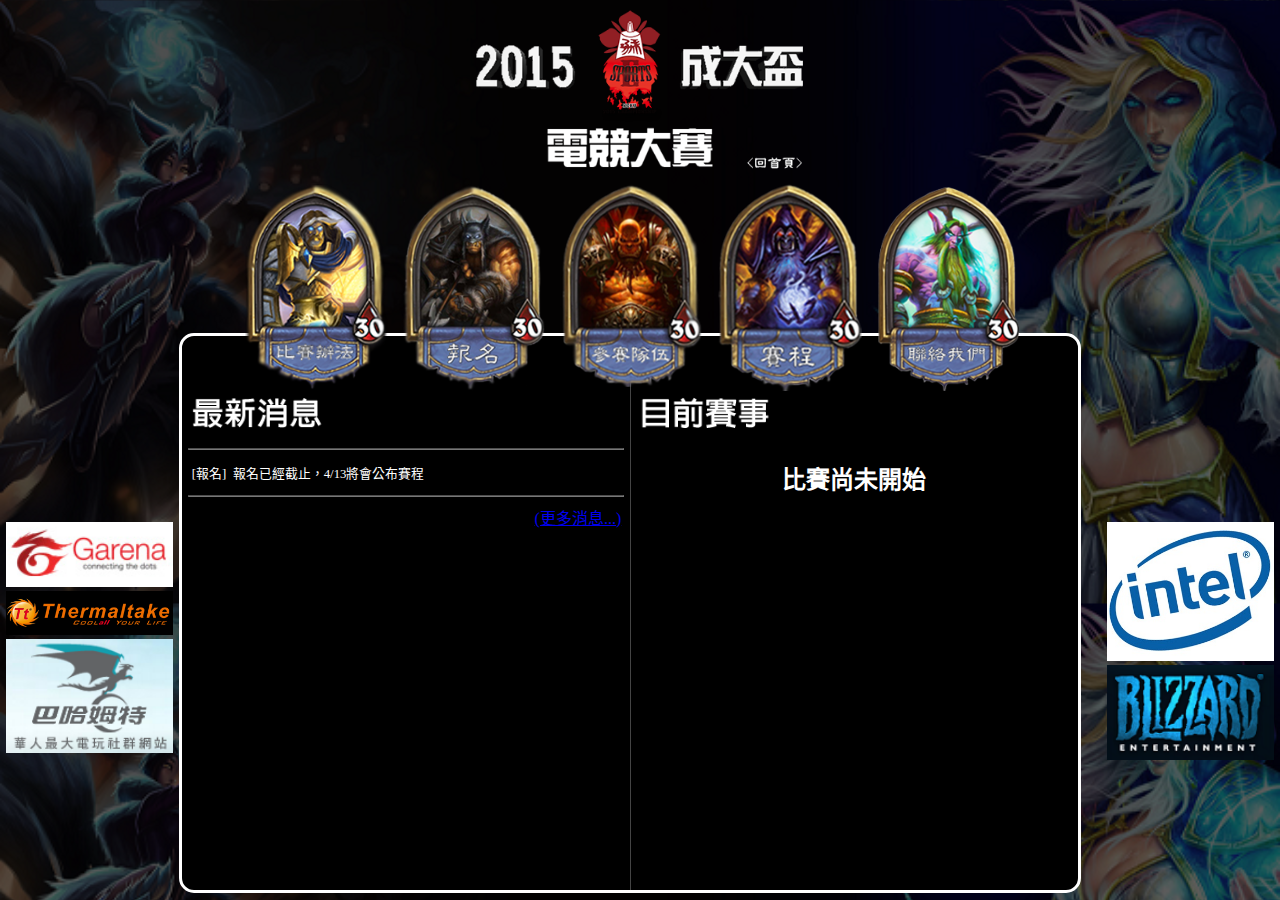
<file: index.html>
<!DOCTYPE html>
<html itemscope itemtype="http://schema.org/SportsEvent">
	<script>
  (function(i,s,o,g,r,a,m){i['GoogleAnalyticsObject']=r;i[r]=i[r]||function(){
  (i[r].q=i[r].q||[]).push(arguments)},i[r].l=1*new Date();a=s.createElement(o),
  m=s.getElementsByTagName(o)[0];a.async=1;a.src=g;m.parentNode.insertBefore(a,m)
  })(window,document,'script','//www.google-analytics.com/analytics.js','ga');

  ga('create', 'UA-53567358-2', 'auto');
  ga('send', 'pageview');

</script>
	<head>
		<meta charset="UTF-8">
		<meta name="description" content="2015成大盃電競大賽由成大學生會主辦，比賽項目包含英雄聯盟及爐石戰記兩項遊戲，歡迎大家共襄盛舉">
		<meta name="keywords" content="成大盃,電子競技,電競,英雄聯盟,爐石戰記,比賽,電競大賽">
		<meta name="author" content="LuisHsu">
		<meta name="generator" content="Notepad++">
		<meta http-equiv="Content-Type" content="text/html" charset="utf-8" >
		<meta http-equiv="Content-Language" content="zh-TW">
		<meta itemprop="startDate" content="2015-03-13T20:00">
		
		<link rel=stylesheet type="text/css" href="index.css"></link>
		<script src="index.js"></script>
		<title itemprop="name">2015成大生活節 成大電競大賽</title>
		<link rel="shortcut icon" href="Resources/logo.ico">
	</head>
	<body>
		<audio autoplay loop>
			<source src="Resources/back.mp3" type="audio/mpeg">
			Your browser does not support the audio element.
		</audio>
		<div id="wrapper">
			<div style="width:100vw;height:14vw;" >
				<center style="height:100%;"><img id="index_header" src="Resources/header.png" alt="2015成大盃電競大賽-logo" /></center>
			</div>
			<div id="menu">
				<img id="uther_button" class="indexbutton" src="Resources/uther_button_index.png" alt="2015成大盃電競大賽-比賽辦法" onmouseover="uther_mouseover()" onmouseout="uther_mouseout()" onclick="location.href='intro.html';"/>
				<img id="raxar_button" class="indexbutton" src="Resources/raxar_button_index.png" alt="2015成大盃電競大賽-報名" onmouseover="raxar_mouseover()" onmouseout="raxar_mouseout()" onclick="location.href='apply.html';"/>
				<img id="garrosh_button" class="indexbutton" src="Resources/garrosh_button_index.png" alt="2015成大盃電競大賽-參賽隊伍" onmouseover="garrosh_mouseover()" onmouseout="garrosh_mouseout()" />
				<img id="gultan_button" class="indexbutton" src="Resources/gultan_button_index.png" alt="2015成大盃電競大賽-賽程" onmouseover="gultan_mouseover()" onmouseout="gultan_mouseout()" onclick="location.href='compete.html';"/>
				<img id="malfurion_button" class="indexbutton" src="Resources/malfurion_button_index.png" alt="2015成大盃電競大賽-聯絡我們" onmouseover="malfurion_mouseover()" onmouseout="malfurion_mouseout()" onclick="location.href='https://www.facebook.com/lifencku';"/>
			</div>
			<div id="content">
				<div id="news">
					<img src="Resources/News_index.png" alt="2015成大盃電競大賽-最新消息" style="margin-top:12%;margin-left:2%;width:30%;" />
					<a style="font-family:Microsoft Jhenghei;">
					<hr style="opacity:0.5;width:97%;"><pre style="font-family:Microsoft Jhenghei;font-size:1vw;">   [報名]  報名已經截止，4/13將會公布賽程</pre><hr style="opacity:0.5;width:97%;">
					</a>
					<a href="news.html" style="float:right;margin-right:2%;font-family:Microsoft Jhenghei;">(更多消息...)</a>
				</div>
				<div id="current">
					<img src="Resources/Current_index.png" alt="2015成大盃電競大賽-目前賽事" style="margin-top:12%;margin-left:2%;width:30%;" />
					<center><h2 style="color:#ffffff;">比賽尚未開始</h2></center>
				</div>
			</div>
			<div id="sponsors">
				<img src="logos/garena.png" style="width:100%"/>
				<img src="logos/tt.PNG" style="width:100%"/>
				<img src="logos/bahamut.PNG" style="width:100%"/>
			</div>
			<div id="sponsors2">
				<img src="logos/intel.jpg" style="width:100%"/>
				<img src="logos/blizzard.PNG" style="width:100%"/>
			</div>
			<div itemprop="location" itemscope itemtype="http://schema.org/Place" style="z-index:999;display:none;" >
				<div itemprop="address" itemscope itemtype="http://schema.org/PostalAddress">
					<span itemprop="addressLocality">台南市</span>,
					<span itemprop="addressRegion">台灣</span>
				</div>
				<meta itemprop="name" content="成功大學">
			</div>
		</div>
	</body>
</html>
</file>
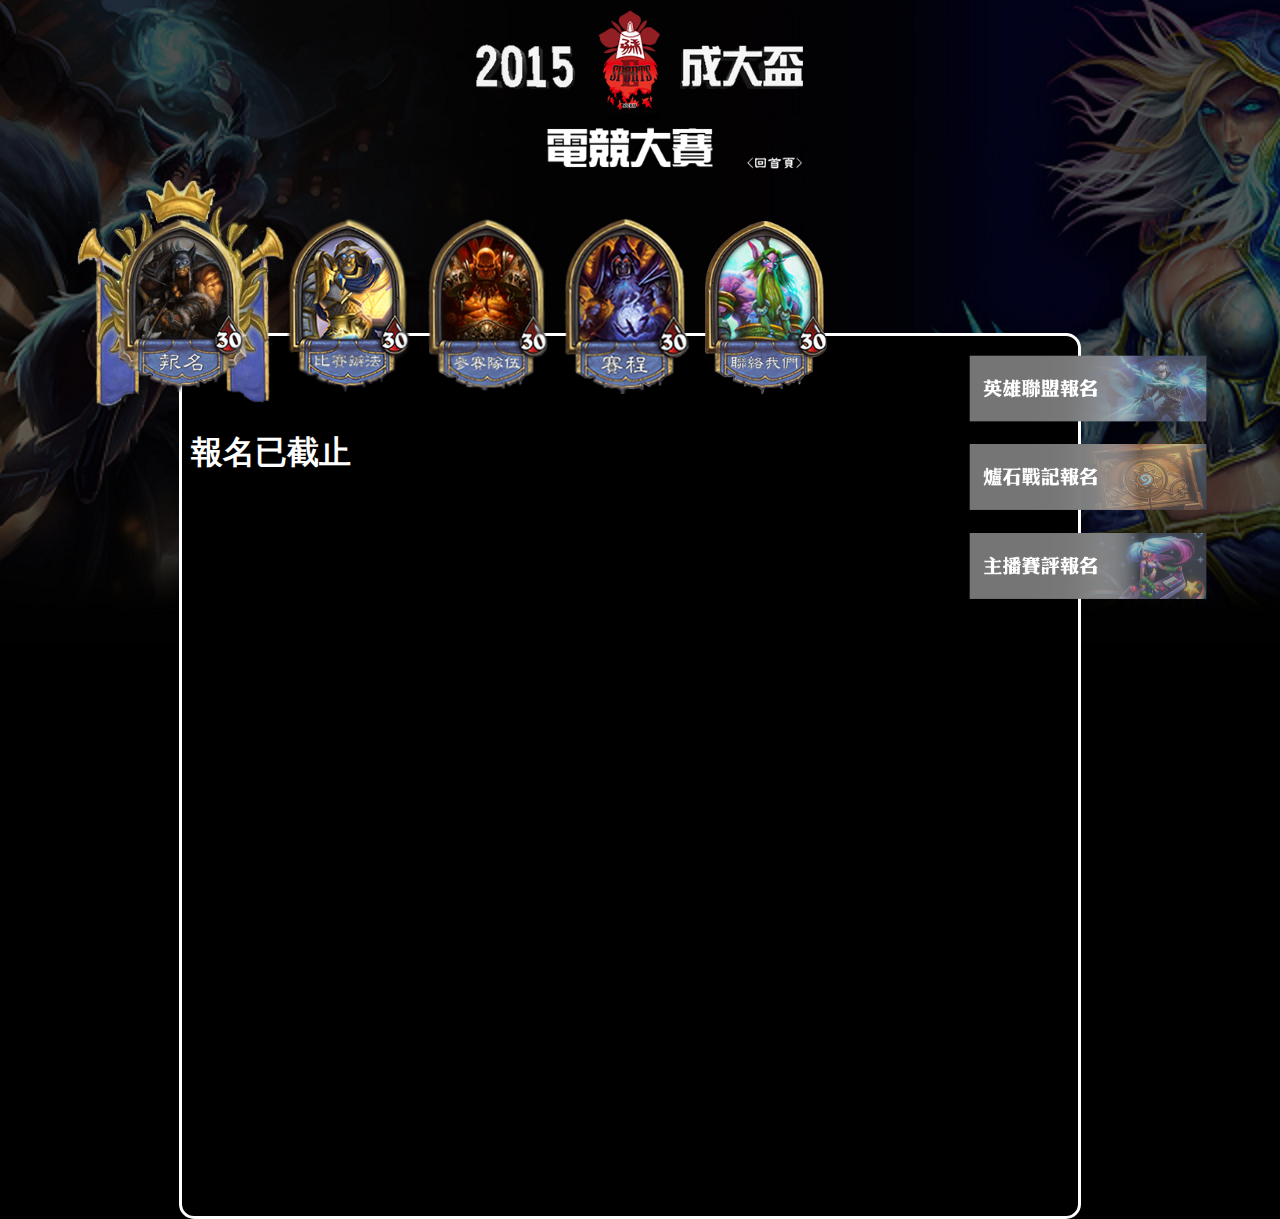
<file: apply.html>
<!DOCTYPE html>
<html>
	<script>
  (function(i,s,o,g,r,a,m){i['GoogleAnalyticsObject']=r;i[r]=i[r]||function(){
  (i[r].q=i[r].q||[]).push(arguments)},i[r].l=1*new Date();a=s.createElement(o),
  m=s.getElementsByTagName(o)[0];a.async=1;a.src=g;m.parentNode.insertBefore(a,m)
  })(window,document,'script','//www.google-analytics.com/analytics.js','ga');

  ga('create', 'UA-53567358-2', 'auto');
  ga('send', 'pageview');

</script>
	<head>
		<meta charset="UTF-8">
		<link rel=stylesheet type="text/css" href="apply.css"></link>
		<script src="apply.js"></script>
		<title>2015成大盃電競-報名</title>	
	</head>
	<body>
		<div id="wrapper">
			<div style="width:100vw;height:14vw;">
				<center style="height:100%;"><img id="index_header" src="Resources/header.png" onclick="location.href='index.html';" /></center>
			</div>
			<div id="menu">
				<img id="victory_content" src="Resources/victory_content.png" />
				<img id="raxar_button" class="indexbutton" src="Resources/raxar_button_index.png" alt="2015成大盃電競大賽-報名" />
				<img id="uther_button" class="indexbutton" src="Resources/uther_button_index.png" alt="2015成大盃電競大賽-比賽辦法" onmouseover="uther_mouseover()" onmouseout="uther_mouseout()" onclick="location.href='intro.html';"/>
				<img id="garrosh_button" class="indexbutton" src="Resources/garrosh_button_index.png" alt="2015成大盃電競大賽-參賽隊伍" onmouseover="garrosh_mouseover()" onmouseout="garrosh_mouseout()"/>
				<img id="gultan_button" class="indexbutton" src="Resources/gultan_button_index.png" alt="2015成大盃電競大賽-賽程" onmouseover="gultan_mouseover()" onmouseout="gultan_mouseout()" onclick="location.href='compete.html';"/>
				<img id="malfurion_button" class="indexbutton" src="Resources/malfurion_button_index.png" alt="2015成大盃電競大賽-聯絡我們" onmouseover="malfurion_mouseover()" onmouseout="malfurion_mouseout()" onclick="location.href='https://www.facebook.com/lifencku';"/>
			</div>
			<div id="submenu">
				<img id="ezreal_button" class="subButton" src="Resources/ezreal_apply.png" alt="英雄聯盟報名" onmouseover="ezreal_mouseover()" onmouseout="ezreal_mouseout()" onclick="ezreal_mouseclick()"/>
				<img id="hearthstone_button" class="subButton" src="Resources/hearthstone_apply.png" alt="爐石戰記報名" onmouseover="hearthstone_mouseover()" onmouseout="hearthstone_mouseout()" onclick="hearthstone_mouseclick()"/>
				<img id="sona_button" class="subButton" src="Resources/sona_apply.png" alt="主播賽評報名" onmouseover="sona_mouseover()" onmouseout="sona_mouseout()" onclick="sona_mouseclick()"/>
			</div>
			<div id="content">
				<div id="content_frame">
					<h1 style="color:#ffffff;"></br></br>報名已截止</h1>
					<!--<iframe id="content_iframe" src="https://docs.google.com/forms/d/1eS3NvYN7XXwvZ3YLuFFYSkADnux2sAaLZLXt_lQSmjU/viewform?embedded=true" width="760" height="850" frameborder="0" marginheight="0" marginwidth="0" style="background-color:#000000;overflow:hidden;" scrolling="no">載入中…</iframe> -->
				</div>
			</div>
		</div>
	</body>
</html>
</file>
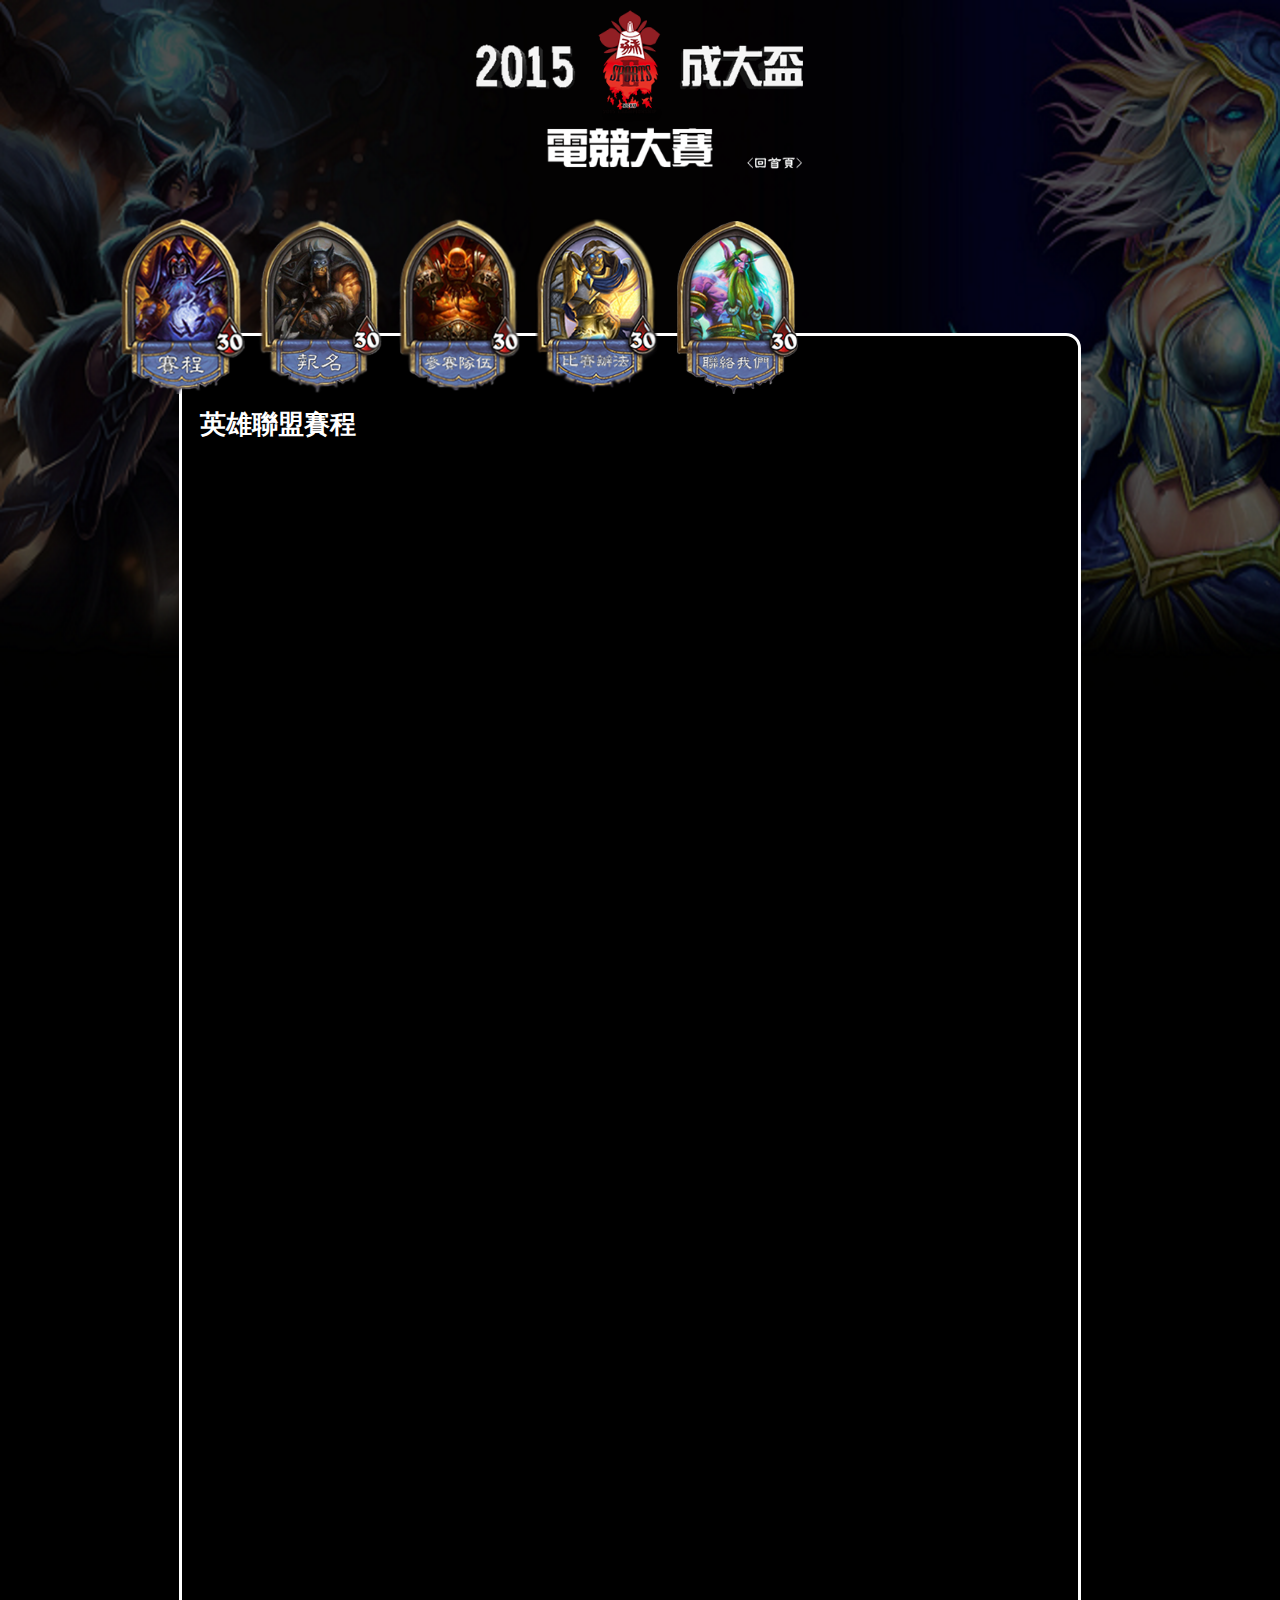
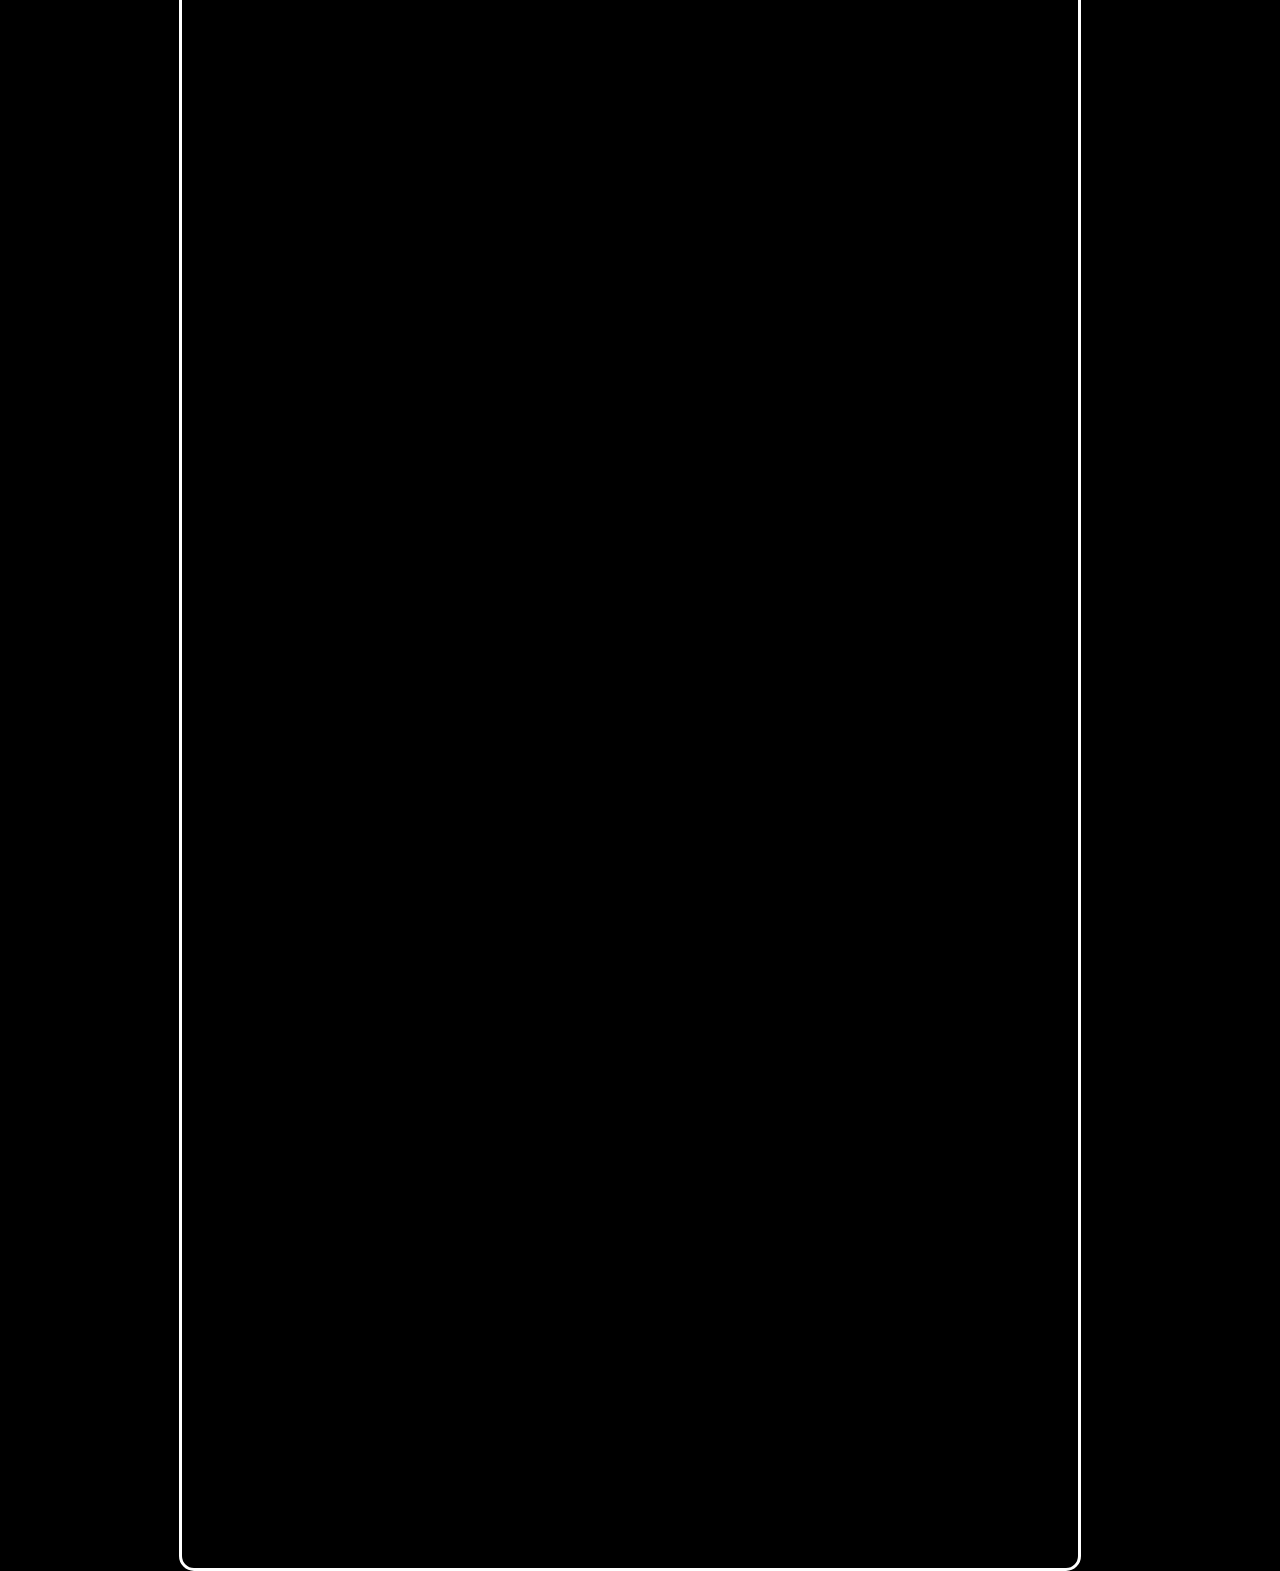
<file: compete.html>
<!DOCTYPE html>
<html>
<script>
  (function(i,s,o,g,r,a,m){i['GoogleAnalyticsObject']=r;i[r]=i[r]||function(){
  (i[r].q=i[r].q||[]).push(arguments)},i[r].l=1*new Date();a=s.createElement(o),
  m=s.getElementsByTagName(o)[0];a.async=1;a.src=g;m.parentNode.insertBefore(a,m)
  })(window,document,'script','//www.google-analytics.com/analytics.js','ga');

  ga('create', 'UA-53567358-2', 'auto');
  ga('send', 'pageview');

</script>
	<head>
		<meta charset="UTF-8">
		<link rel=stylesheet type="text/css" href="news.css"></link>
		<script src="intro.js"></script>
		<title>2015成大盃電競-賽程</title>
	</head>
	<body>
		<div id="wrapper">
			<div style="width:100vw;height:14vw;">
				<center style="height:100%;"><img id="index_header" src="Resources/header.png" onclick="location.href='index.html';" /></center>
			</div>
			<div id="menu">
				<img id="uther_button" class="indexbutton" src="Resources/gultan_button_index.png" alt="2015成大盃電競大賽-賽程"/>
				<img id="raxar_button" class="indexbutton" src="Resources/raxar_button_index.png" alt="2015成大盃電競大賽-報名" onmouseover="raxar_mouseover()" onmouseout="raxar_mouseout();" onclick="location.href='apply.html';"/>
				<img id="garrosh_button" class="indexbutton" src="Resources/garrosh_button_index.png" alt="2015成大盃電競大賽-參賽隊伍" onmouseover="garrosh_mouseover()" onmouseout="garrosh_mouseout()" />
				<img id="gultan_button" class="indexbutton" src="Resources/uther_button_index.png" alt="2015成大盃電競大賽-比賽辦法" onmouseover="gultan_mouseover()" onmouseout="gultan_mouseout()" onclick="location.href='intro.html';"/>
				<img id="malfurion_button" class="indexbutton" src="Resources/malfurion_button_index.png" alt="2015成大盃電競大賽-聯絡我們" onmouseover="malfurion_mouseover()" onmouseout="malfurion_mouseout()" onclick="location.href='https://www.facebook.com/lifencku';"/>
			</div>
			<div id="content">
				<div id="news">
					<h2 style="font-family:Microsoft Jhenghei;font-size:2vw;">英雄聯盟賽程</h2>
					<iframe src="http://challonge.com/2015nckuchampionshipLOL/module" width="100%" height="2700" frameborder="0" scrolling="no" allowtransparency="true"></iframe>
				</div>
			</div>
		</div>
	</body>
</html>
</file>
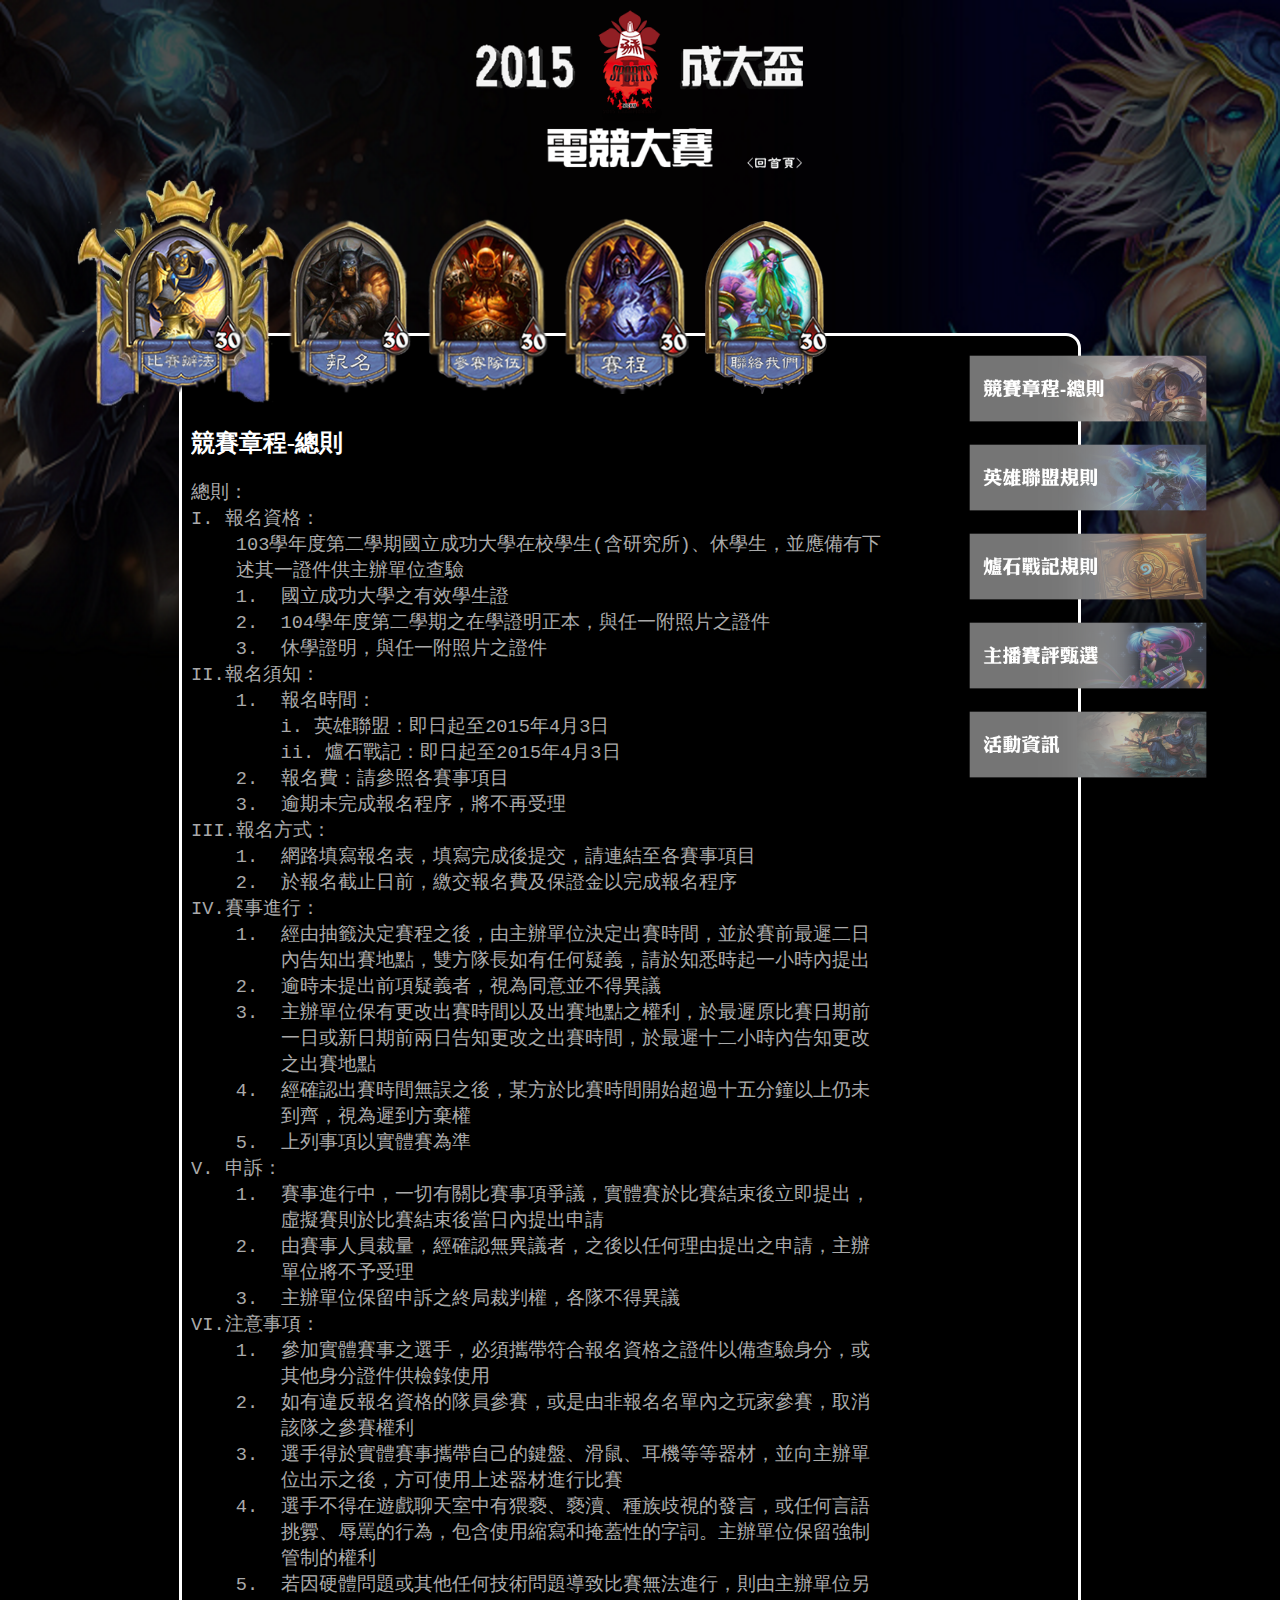
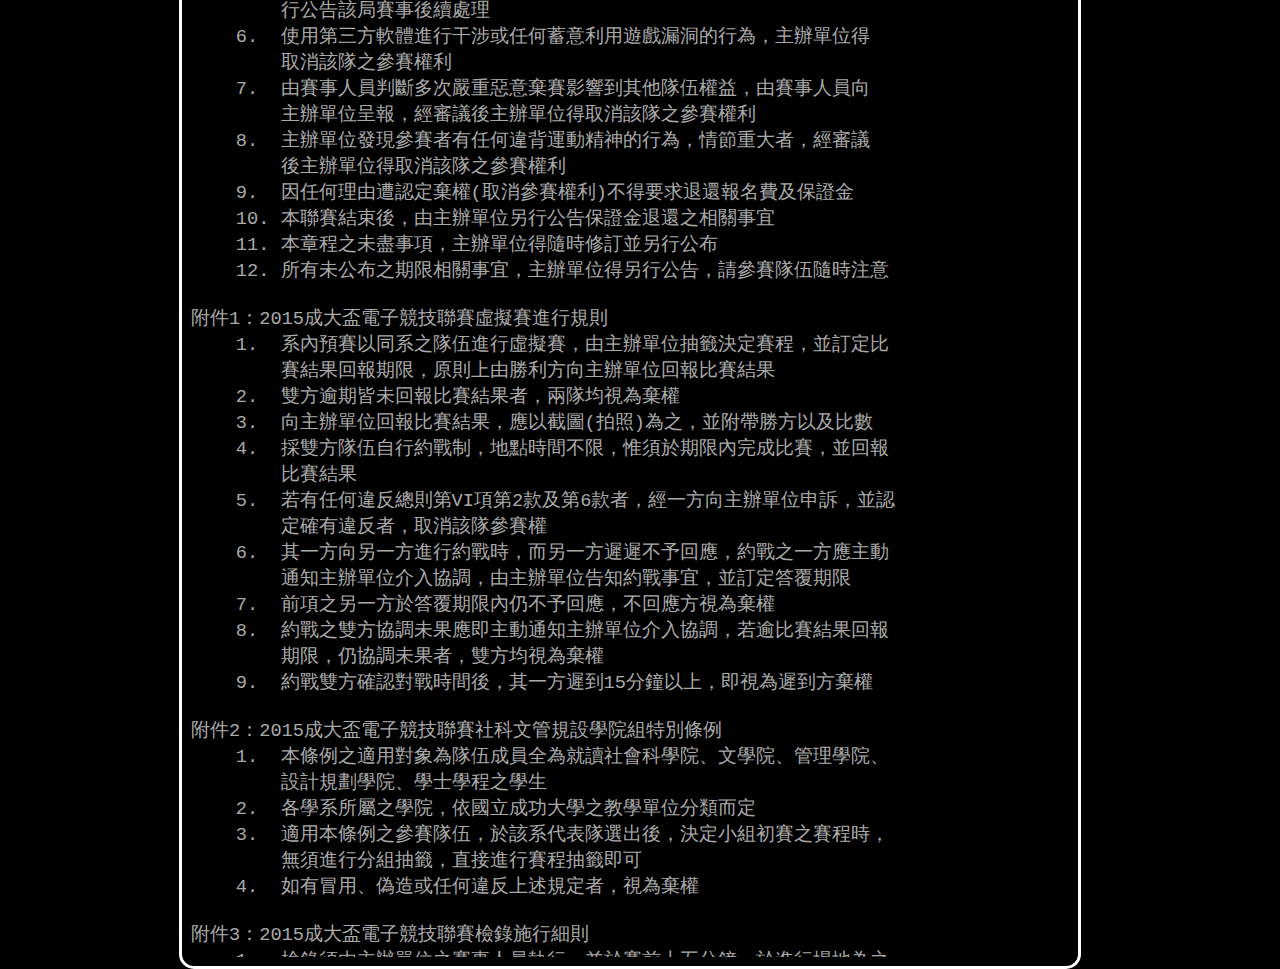
<file: intro.html>
<!DOCTYPE html>
<html>
<script>
  (function(i,s,o,g,r,a,m){i['GoogleAnalyticsObject']=r;i[r]=i[r]||function(){
  (i[r].q=i[r].q||[]).push(arguments)},i[r].l=1*new Date();a=s.createElement(o),
  m=s.getElementsByTagName(o)[0];a.async=1;a.src=g;m.parentNode.insertBefore(a,m)
  })(window,document,'script','//www.google-analytics.com/analytics.js','ga');

  ga('create', 'UA-53567358-2', 'auto');
  ga('send', 'pageview');

</script>
	<head>
		<meta charset="UTF-8">
		<link rel=stylesheet type="text/css" href="intro.css"></link>
		<script src="intro.js"></script>
		<title>2015成大盃電競-活動介紹</title>
	</head>
	<body>
		<div id="wrapper">
			<div style="width:100vw;height:14vw;">
				<center style="height:100%;"><img id="index_header" src="Resources/header.png" onclick="location.href='index.html';" /></center>
			</div>
			<div id="menu">
				<img id="victory_content" src="Resources/victory_content.png" />
				<img id="uther_button" class="indexbutton" src="Resources/uther_button_index.png" alt="2015成大盃電競大賽-比賽辦法"/>
				<img id="raxar_button" class="indexbutton" src="Resources/raxar_button_index.png" alt="2015成大盃電競大賽-報名" onmouseover="raxar_mouseover()" onmouseout="raxar_mouseout();" onclick="location.href='apply.html';"/>
				<img id="garrosh_button" class="indexbutton" src="Resources/garrosh_button_index.png" alt="2015成大盃電競大賽-參賽隊伍" onmouseover="garrosh_mouseover()" onmouseout="garrosh_mouseout()" />
				<img id="gultan_button" class="indexbutton" src="Resources/gultan_button_index.png" alt="2015成大盃電競大賽-賽程" onmouseover="gultan_mouseover()" onmouseout="gultan_mouseout()" onclick="location.href='compete.html';"/>
				<img id="malfurion_button" class="indexbutton" src="Resources/malfurion_button_index.png" alt="2015成大盃電競大賽-聯絡我們" onmouseover="malfurion_mouseover()" onmouseout="malfurion_mouseout()" onclick="location.href='https://www.facebook.com/lifencku';"/>
			</div>
			<div id="submenu">
				<img id="garen_button" class="subButton" src="Resources/garen_intro.png" alt="競賽章程-總則" onmouseover="garen_mouseover()" onmouseout="garen_mouseout()" onclick="garen_mouseclick()"/>
				<img id="ezreal_button" class="subButton" src="Resources/ezreal_intro.png" alt="英雄聯盟規則" onmouseover="ezreal_mouseover()" onmouseout="ezreal_mouseout()" onclick="ezreal_mouseclick()"/>
				<img id="hearthstone_button" class="subButton" src="Resources/hearthstone_intro.png" alt="爐石戰記規則" onmouseover="hearthstone_mouseover()" onmouseout="hearthstone_mouseout()" onclick="hearthstone_mouseclick()"/>
				<img id="sona_button" class="subButton" src="Resources/sona_intro.png" alt="主播賽評甄選" onmouseover="sona_mouseover()" onmouseout="sona_mouseout()" onclick="sona_mouseclick()"/>
				<img id="yasuo_button" class="subButton" src="Resources/yasuo_intro.png" alt="活動資訊" onmouseover="yasuo_mouseover()" onmouseout="yasuo_mouseout()" onclick="yasuo_mouseclick()"/>
			</div>
			<div id="content">
				<div id="content_frame">
					<iframe id="content_iframe" src="intro_main.html" width="100%" height="100%" frameborder="0" marginheight="0" marginwidth="0" style="background-color:#000000;overflow:hidden;" scrolling="no">載入中…</iframe>
				</div>
			</div>
		</div>
	</body>
</html>
</file>
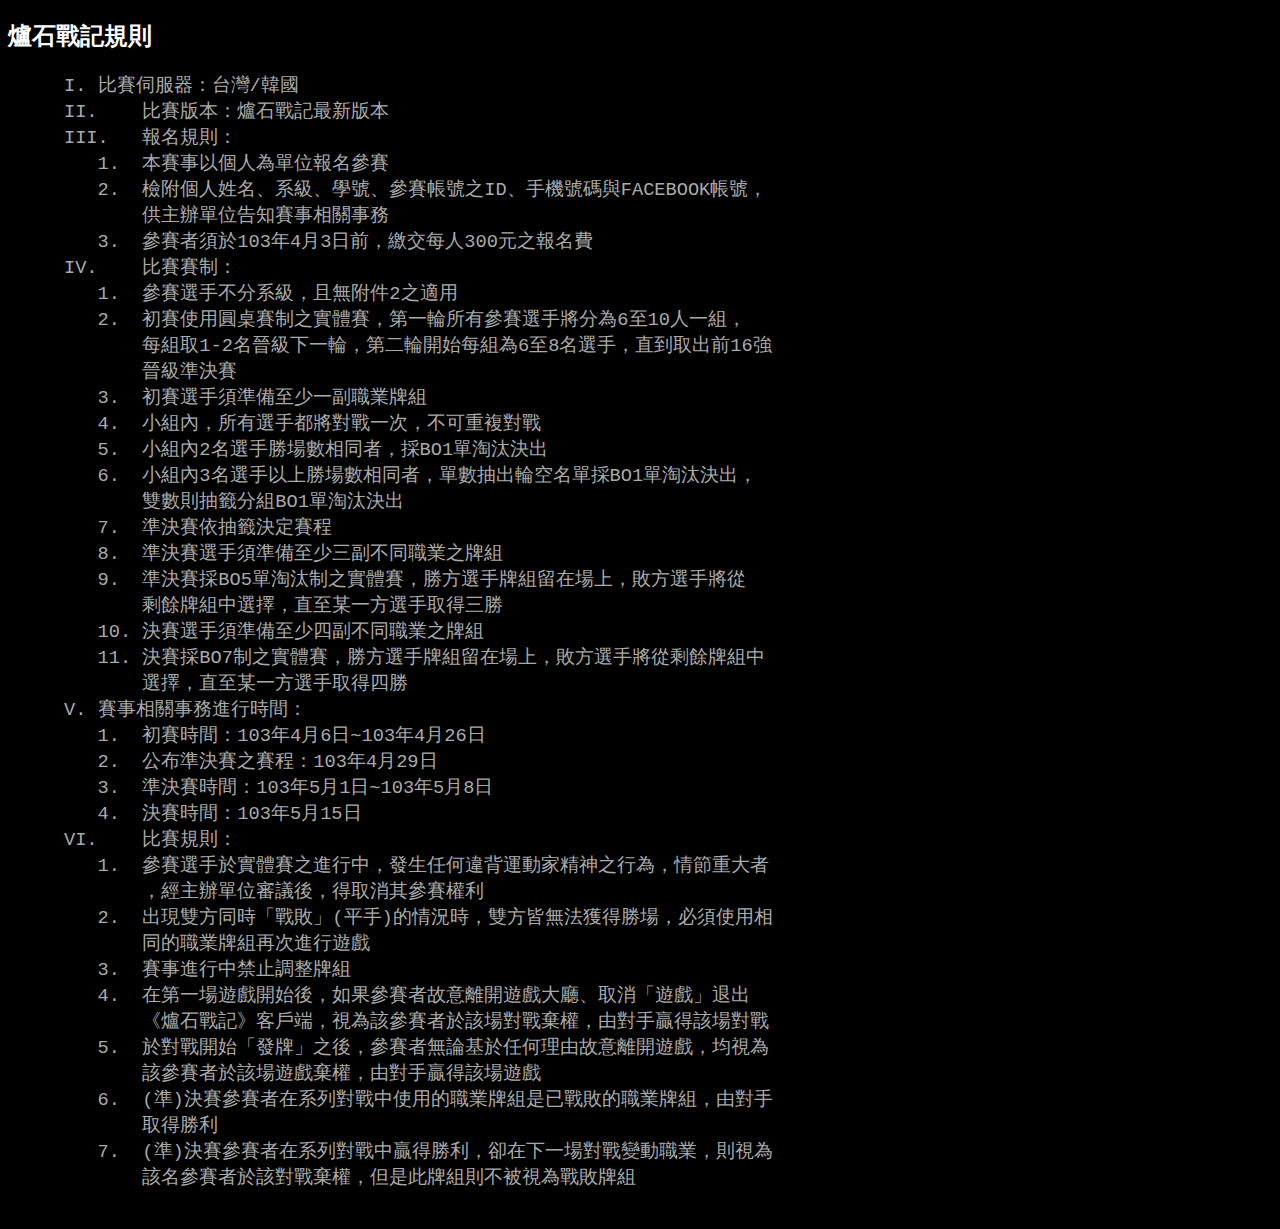
<file: intro_hearth.html>
<!DOCTYPE html>
<html>
    <head>
        <meta charset="UTF-8">
    </head>
    <body style="background-color:#000000;">
        <h2 style="color:#ffffff;">爐石戰記規則</h2>
        <pre style="font-size:14pt;color:#AAAAAA;">
     I. 比賽伺服器：台灣/韓國
     II.    比賽版本：爐石戰記最新版本
     III.   報名規則：
        1.  本賽事以個人為單位報名參賽
        2.  檢附個人姓名、系級、學號、參賽帳號之ID、手機號碼與FACEBOOK帳號，
            供主辦單位告知賽事相關事務
        3.  參賽者須於103年4月3日前，繳交每人300元之報名費
     IV.    比賽賽制：
        1.  參賽選手不分系級，且無附件2之適用
        2.  初賽使用圓桌賽制之實體賽，第一輪所有參賽選手將分為6至10人一組，
            每組取1-2名晉級下一輪，第二輪開始每組為6至8名選手，直到取出前16強
            晉級準決賽
        3.  初賽選手須準備至少一副職業牌組
        4.  小組內，所有選手都將對戰一次，不可重複對戰
        5.  小組內2名選手勝場數相同者，採BO1單淘汰決出
        6.  小組內3名選手以上勝場數相同者，單數抽出輪空名單採BO1單淘汰決出，
            雙數則抽籤分組BO1單淘汰決出
        7.  準決賽依抽籤決定賽程
        8.  準決賽選手須準備至少三副不同職業之牌組
        9.  準決賽採BO5單淘汰制之實體賽，勝方選手牌組留在場上，敗方選手將從
            剩餘牌組中選擇，直至某一方選手取得三勝
        10. 決賽選手須準備至少四副不同職業之牌組
        11. 決賽採BO7制之實體賽，勝方選手牌組留在場上，敗方選手將從剩餘牌組中
            選擇，直至某一方選手取得四勝
     V. 賽事相關事務進行時間：
        1.  初賽時間：103年4月6日~103年4月26日
        2.  公布準決賽之賽程：103年4月29日
        3.  準決賽時間：103年5月1日~103年5月8日
        4.  決賽時間：103年5月15日
     VI.    比賽規則：
        1.  參賽選手於實體賽之進行中，發生任何違背運動家精神之行為，情節重大者
            ，經主辦單位審議後，得取消其參賽權利
        2.  出現雙方同時「戰敗」(平手)的情況時，雙方皆無法獲得勝場，必須使用相
            同的職業牌組再次進行遊戲
        3.  賽事進行中禁止調整牌組
        4.  在第一場遊戲開始後，如果參賽者故意離開遊戲大廳、取消「遊戲」退出
            《爐石戰記》客戶端，視為該參賽者於該場對戰棄權，由對手贏得該場對戰
        5.  於對戰開始「發牌」之後，參賽者無論基於任何理由故意離開遊戲，均視為
            該參賽者於該場遊戲棄權，由對手贏得該場遊戲
        6.  (準)決賽參賽者在系列對戰中使用的職業牌組是已戰敗的職業牌組，由對手
            取得勝利
        7.  (準)決賽參賽者在系列對戰中贏得勝利，卻在下一場對戰變動職業，則視為
            該名參賽者於該對戰棄權，但是此牌組則不被視為戰敗牌組
        </pre>
    </body>
</html>
</file>
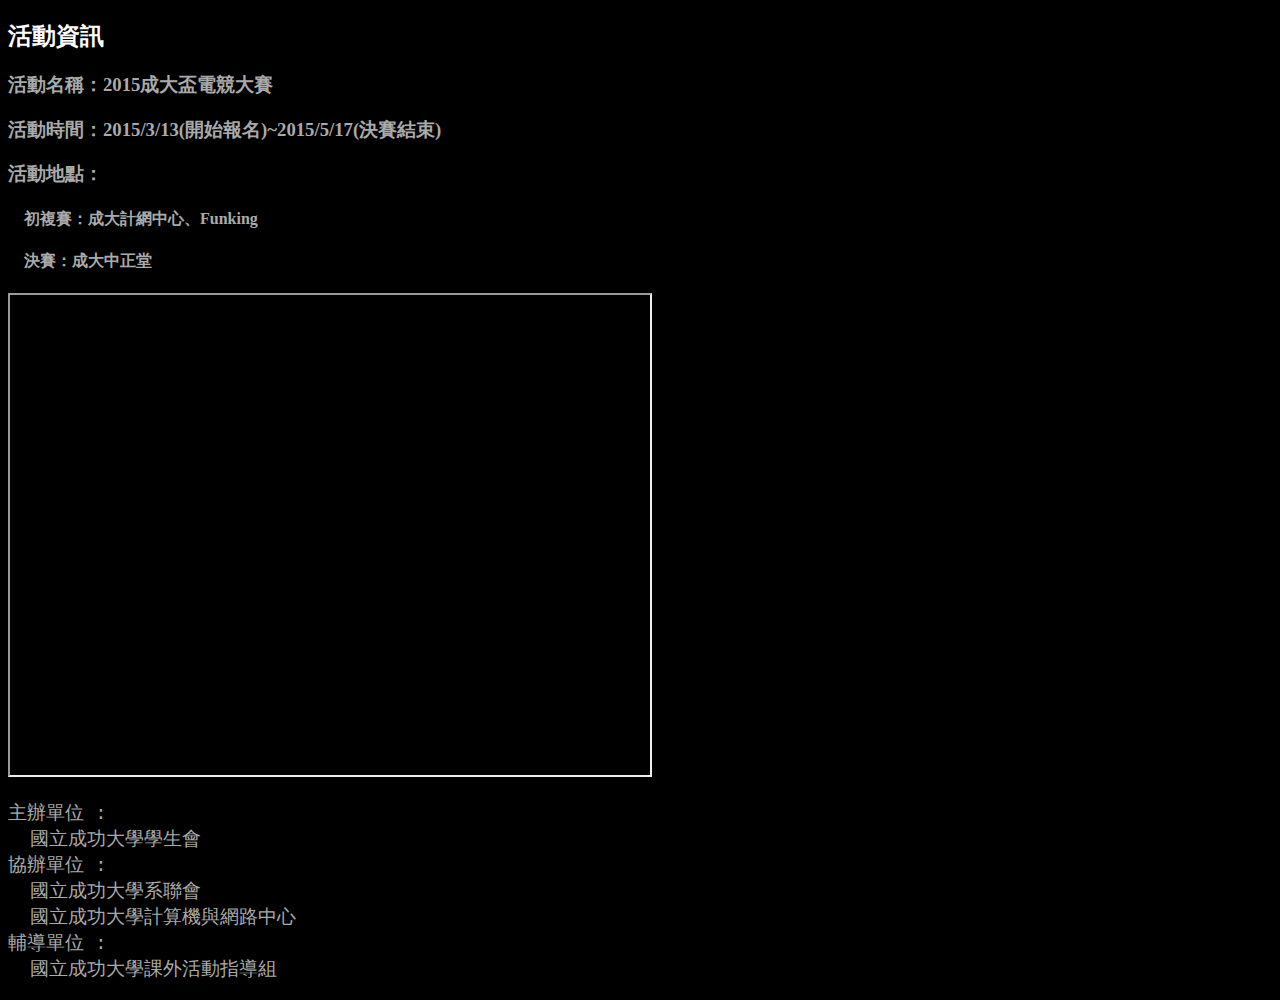
<file: intro_info.html>
<!DOCTYPE html>
<html>
	<head>
		<meta charset="UTF-8">
	</head>
	<body style="background-color:#000000;">
		<h2 style="color:#ffffff;">活動資訊</h2>
		<h3 style="color:#AAAAAA;">活動名稱：2015成大盃電競大賽</h3>
		<h3 style="color:#AAAAAA;">活動時間：2015/3/13(開始報名)~2015/5/17(決賽結束)</h3>
		<h3 style="color:#AAAAAA;">活動地點：</h3>
		<h4 style="color:#AAAAAA;">&nbsp &nbsp 初複賽：成大計網中心、Funking</h4>
		<h4 style="color:#AAAAAA;">&nbsp &nbsp 決賽：成大中正堂</h4>
		<iframe src="https://www.google.com/maps/d/embed?mid=zjD5OyBijIqE.kCmEMMpuFLr4" width="640" height="480"></iframe>
		<pre style="color:#AAAAAA;font-size:14pt">
主辦單位 :
  國立成功大學學生會
協辦單位 :
  國立成功大學系聯會
  國立成功大學計算機與網路中心
輔導單位 :
  國立成功大學課外活動指導組
</pre>
	</body>
</html>
</file>
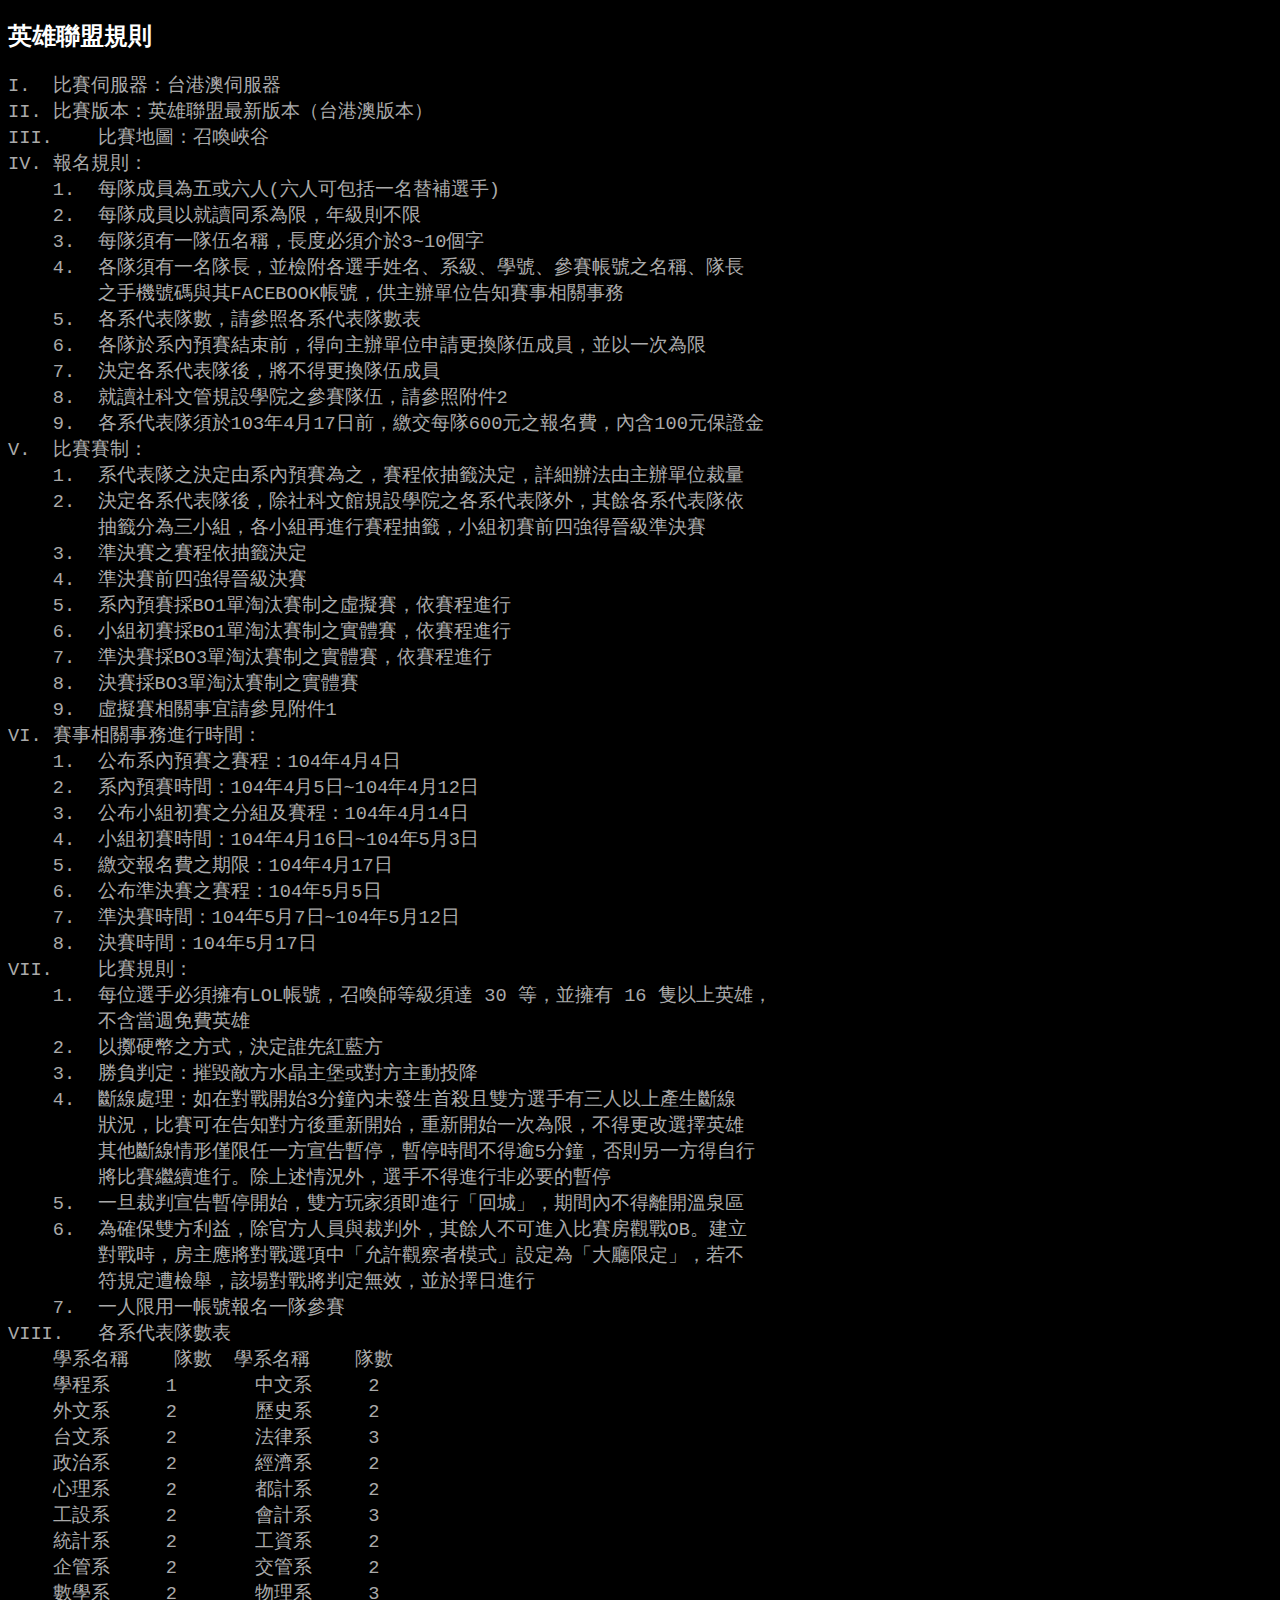
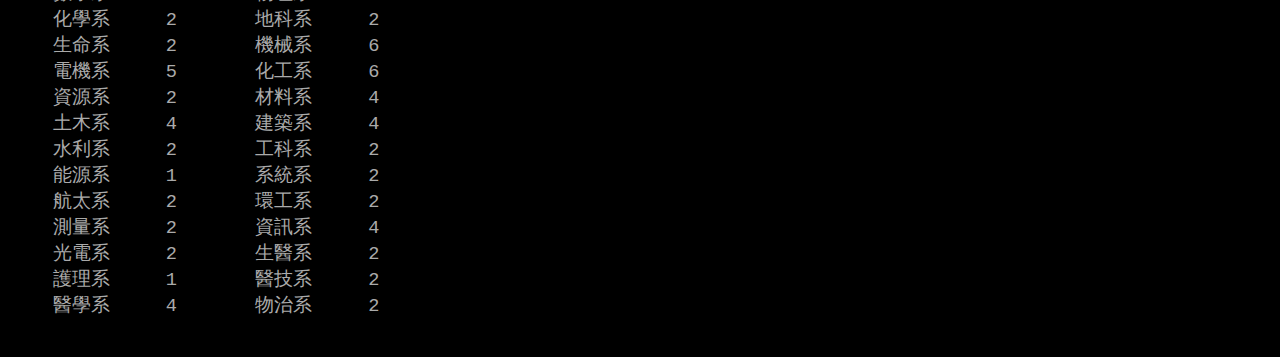
<file: intro_LoL.html>
<!DOCTYPE html>
<html>
    <head>
        <meta charset="UTF-8">
    </head>
    <body style="background-color:#000000;">
        <h2 style="color:#ffffff;">英雄聯盟規則</h2>
        <pre style="font-size:14pt;color:#AAAAAA;">
I.  比賽伺服器：台港澳伺服器
II. 比賽版本：英雄聯盟最新版本（台港澳版本）
III.    比賽地圖：召喚峽谷
IV. 報名規則：
    1.  每隊成員為五或六人(六人可包括一名替補選手)
    2.  每隊成員以就讀同系為限，年級則不限
    3.  每隊須有一隊伍名稱，長度必須介於3~10個字
    4.  各隊須有一名隊長，並檢附各選手姓名、系級、學號、參賽帳號之名稱、隊長
        之手機號碼與其FACEBOOK帳號，供主辦單位告知賽事相關事務
    5.  各系代表隊數，請參照各系代表隊數表
    6.  各隊於系內預賽結束前，得向主辦單位申請更換隊伍成員，並以一次為限
    7.  決定各系代表隊後，將不得更換隊伍成員
    8.  就讀社科文管規設學院之參賽隊伍，請參照附件2
    9.  各系代表隊須於103年4月17日前，繳交每隊600元之報名費，內含100元保證金
V.  比賽賽制：
    1.  系代表隊之決定由系內預賽為之，賽程依抽籤決定，詳細辦法由主辦單位裁量
    2.  決定各系代表隊後，除社科文館規設學院之各系代表隊外，其餘各系代表隊依
        抽籤分為三小組，各小組再進行賽程抽籤，小組初賽前四強得晉級準決賽
    3.  準決賽之賽程依抽籤決定
    4.  準決賽前四強得晉級決賽
    5.  系內預賽採BO1單淘汰賽制之虛擬賽，依賽程進行
    6.  小組初賽採BO1單淘汰賽制之實體賽，依賽程進行
    7.  準決賽採BO3單淘汰賽制之實體賽，依賽程進行
    8.  決賽採BO3單淘汰賽制之實體賽
    9.  虛擬賽相關事宜請參見附件1
VI. 賽事相關事務進行時間：
    1.  公布系內預賽之賽程：104年4月4日
    2.  系內預賽時間：104年4月5日~104年4月12日
    3.  公布小組初賽之分組及賽程：104年4月14日
    4.  小組初賽時間：104年4月16日~104年5月3日
    5.  繳交報名費之期限：104年4月17日
    6.  公布準決賽之賽程：104年5月5日
    7.  準決賽時間：104年5月7日~104年5月12日
    8.  決賽時間：104年5月17日
VII.    比賽規則：
    1.  每位選手必須擁有LOL帳號，召喚師等級須達 30 等，並擁有 16 隻以上英雄，
        不含當週免費英雄
    2.  以擲硬幣之方式，決定誰先紅藍方
    3.  勝負判定：摧毀敵方水晶主堡或對方主動投降
    4.  斷線處理：如在對戰開始3分鐘內未發生首殺且雙方選手有三人以上產生斷線
        狀況，比賽可在告知對方後重新開始，重新開始一次為限，不得更改選擇英雄
        其他斷線情形僅限任一方宣告暫停，暫停時間不得逾5分鐘，否則另一方得自行
        將比賽繼續進行。除上述情況外，選手不得進行非必要的暫停
    5.  一旦裁判宣告暫停開始，雙方玩家須即進行「回城」，期間內不得離開溫泉區
    6.  為確保雙方利益，除官方人員與裁判外，其餘人不可進入比賽房觀戰OB。建立
        對戰時，房主應將對戰選項中「允許觀察者模式」設定為「大廳限定」，若不
        符規定遭檢舉，該場對戰將判定無效，並於擇日進行
    7.  一人限用一帳號報名一隊參賽
VIII.   各系代表隊數表
    學系名稱    隊數  學系名稱    隊數
    學程系     1       中文系     2
    外文系     2       歷史系     2
    台文系     2       法律系     3
    政治系     2       經濟系     2
    心理系     2       都計系     2
    工設系     2       會計系     3
    統計系     2       工資系     2
    企管系     2       交管系     2
    數學系     2       物理系     3
    化學系     2       地科系     2
    生命系     2       機械系     6
    電機系     5       化工系     6
    資源系     2       材料系     4
    土木系     4       建築系     4
    水利系     2       工科系     2
    能源系     1       系統系     2
    航太系     2       環工系     2
    測量系     2       資訊系     4
    光電系     2       生醫系     2
    護理系     1       醫技系     2
    醫學系     4       物治系     2
        </pre>
    </body>
</html>
</file>
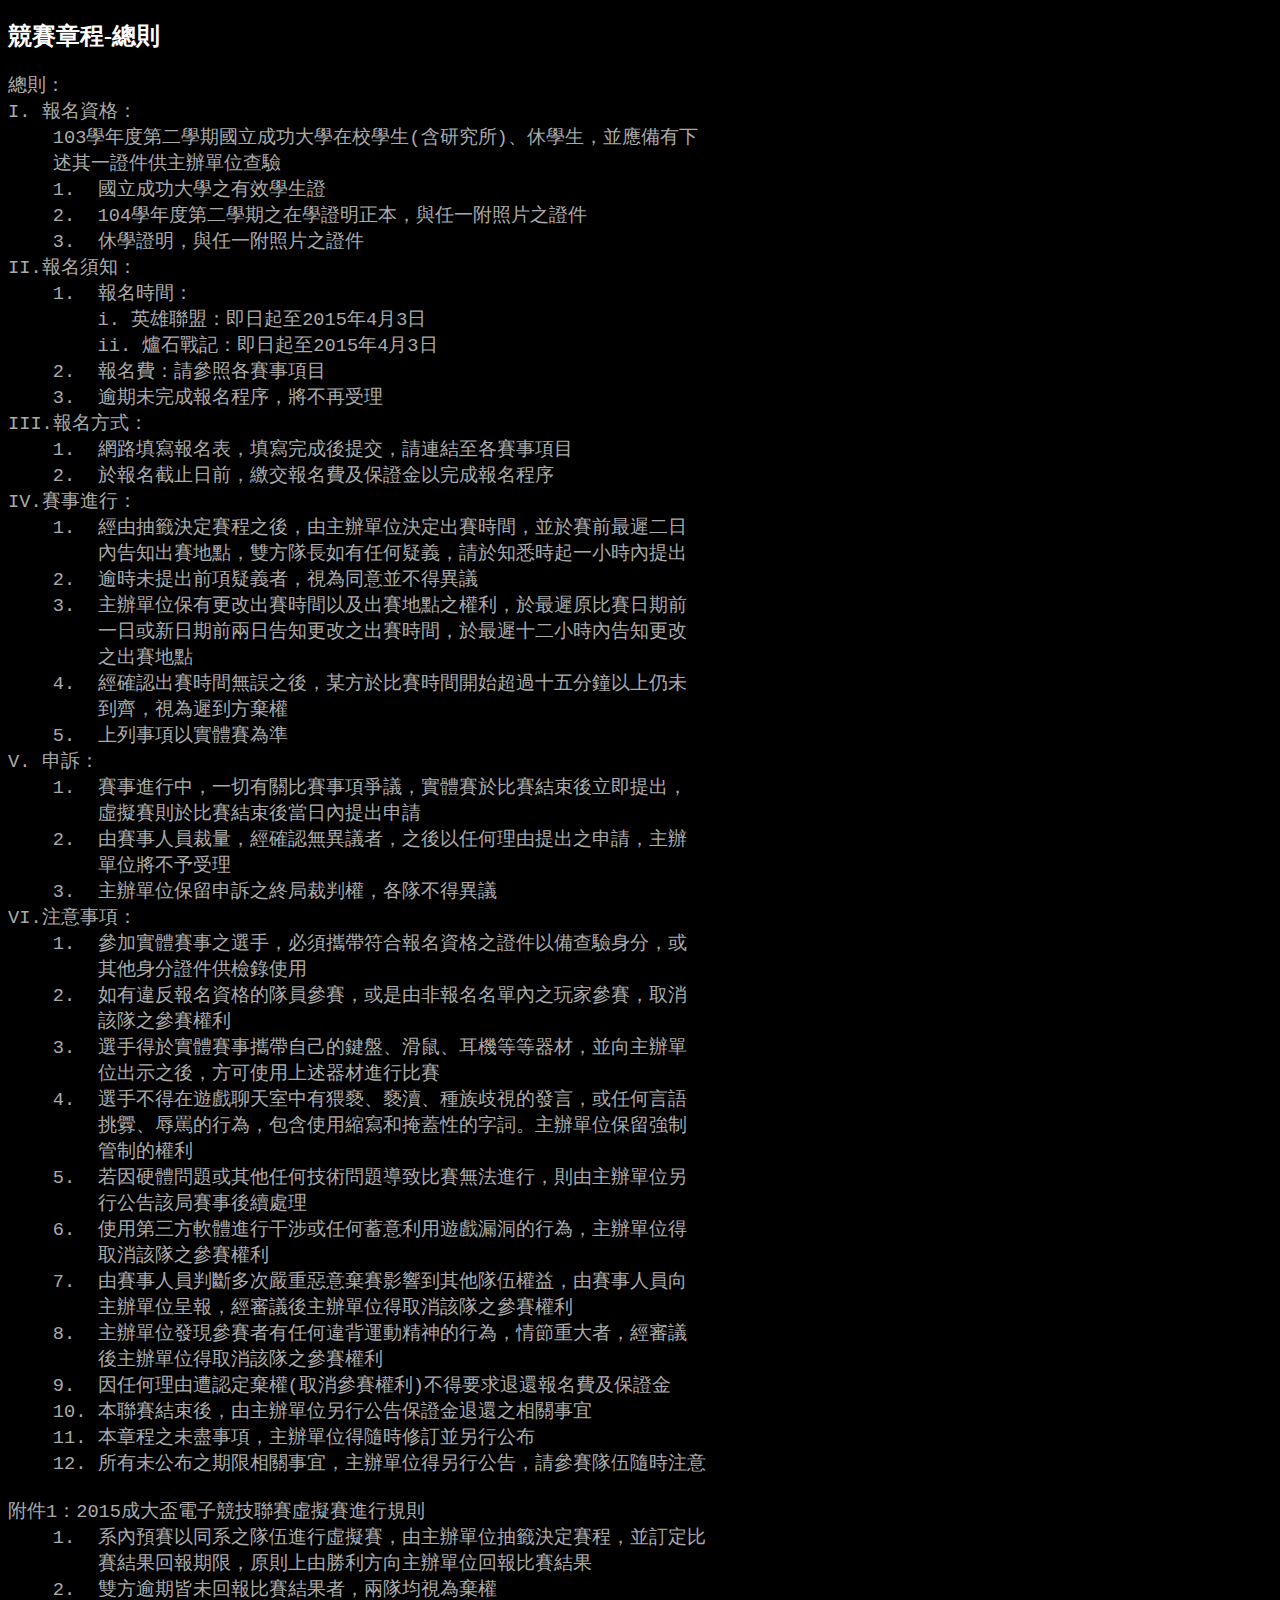
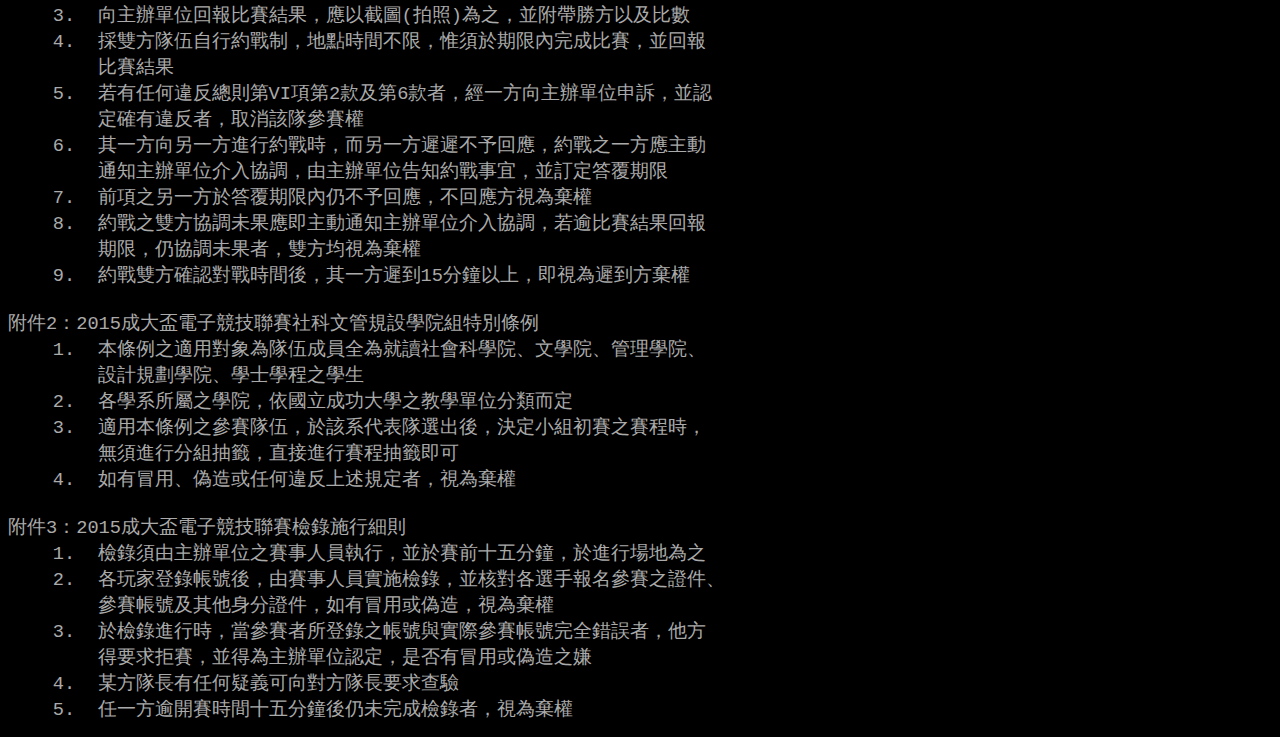
<file: intro_main.html>
<!DOCTYPE html>
<html>
<head>
<meta charset="UTF-8">
</head>
<body style="background-color:#000000;">
<h2 style="color:#ffffff;">競賽章程-總則</h2>
<pre style="font-size:14pt;color:#AAAAAA;">
總則：
I. 報名資格：
    103學年度第二學期國立成功大學在校學生(含研究所)、休學生，並應備有下
    述其一證件供主辦單位查驗
    1.  國立成功大學之有效學生證
    2.  104學年度第二學期之在學證明正本，與任一附照片之證件
    3.  休學證明，與任一附照片之證件
II.報名須知：
    1.  報名時間：
        i. 英雄聯盟：即日起至2015年4月3日
        ii. 爐石戰記：即日起至2015年4月3日
    2.  報名費：請參照各賽事項目
    3.  逾期未完成報名程序，將不再受理
III.報名方式：
    1.  網路填寫報名表，填寫完成後提交，請連結至各賽事項目
    2.  於報名截止日前，繳交報名費及保證金以完成報名程序
IV.賽事進行：
    1.  經由抽籤決定賽程之後，由主辦單位決定出賽時間，並於賽前最遲二日
        內告知出賽地點，雙方隊長如有任何疑義，請於知悉時起一小時內提出
    2.  逾時未提出前項疑義者，視為同意並不得異議
    3.  主辦單位保有更改出賽時間以及出賽地點之權利，於最遲原比賽日期前
        一日或新日期前兩日告知更改之出賽時間，於最遲十二小時內告知更改
        之出賽地點
    4.  經確認出賽時間無誤之後，某方於比賽時間開始超過十五分鐘以上仍未
        到齊，視為遲到方棄權
    5.  上列事項以實體賽為準
V. 申訴：
    1.  賽事進行中，一切有關比賽事項爭議，實體賽於比賽結束後立即提出，
        虛擬賽則於比賽結束後當日內提出申請
    2.  由賽事人員裁量，經確認無異議者，之後以任何理由提出之申請，主辦
        單位將不予受理
    3.  主辦單位保留申訴之終局裁判權，各隊不得異議
VI.注意事項：
    1.  參加實體賽事之選手，必須攜帶符合報名資格之證件以備查驗身分，或
        其他身分證件供檢錄使用
    2.  如有違反報名資格的隊員參賽，或是由非報名名單內之玩家參賽，取消
        該隊之參賽權利
    3.  選手得於實體賽事攜帶自己的鍵盤、滑鼠、耳機等等器材，並向主辦單
        位出示之後，方可使用上述器材進行比賽
    4.  選手不得在遊戲聊天室中有猥褻、褻瀆、種族歧視的發言，或任何言語
        挑釁、辱罵的行為，包含使用縮寫和掩蓋性的字詞。主辦單位保留強制
        管制的權利
    5.  若因硬體問題或其他任何技術問題導致比賽無法進行，則由主辦單位另
        行公告該局賽事後續處理
    6.  使用第三方軟體進行干涉或任何蓄意利用遊戲漏洞的行為，主辦單位得
        取消該隊之參賽權利
    7.  由賽事人員判斷多次嚴重惡意棄賽影響到其他隊伍權益，由賽事人員向
        主辦單位呈報，經審議後主辦單位得取消該隊之參賽權利
    8.  主辦單位發現參賽者有任何違背運動精神的行為，情節重大者，經審議
        後主辦單位得取消該隊之參賽權利
    9.  因任何理由遭認定棄權(取消參賽權利)不得要求退還報名費及保證金
    10. 本聯賽結束後，由主辦單位另行公告保證金退還之相關事宜
    11. 本章程之未盡事項，主辦單位得隨時修訂並另行公布
    12. 所有未公布之期限相關事宜，主辦單位得另行公告，請參賽隊伍隨時注意
    
附件1：2015成大盃電子競技聯賽虛擬賽進行規則
    1.  系內預賽以同系之隊伍進行虛擬賽，由主辦單位抽籤決定賽程，並訂定比
        賽結果回報期限，原則上由勝利方向主辦單位回報比賽結果
    2.  雙方逾期皆未回報比賽結果者，兩隊均視為棄權
    3.  向主辦單位回報比賽結果，應以截圖(拍照)為之，並附帶勝方以及比數
    4.  採雙方隊伍自行約戰制，地點時間不限，惟須於期限內完成比賽，並回報
        比賽結果
    5.  若有任何違反總則第VI項第2款及第6款者，經一方向主辦單位申訴，並認
        定確有違反者，取消該隊參賽權
    6.  其一方向另一方進行約戰時，而另一方遲遲不予回應，約戰之一方應主動
        通知主辦單位介入協調，由主辦單位告知約戰事宜，並訂定答覆期限
    7.  前項之另一方於答覆期限內仍不予回應，不回應方視為棄權
    8.  約戰之雙方協調未果應即主動通知主辦單位介入協調，若逾比賽結果回報
        期限，仍協調未果者，雙方均視為棄權
    9.  約戰雙方確認對戰時間後，其一方遲到15分鐘以上，即視為遲到方棄權

附件2：2015成大盃電子競技聯賽社科文管規設學院組特別條例
    1.  本條例之適用對象為隊伍成員全為就讀社會科學院、文學院、管理學院、
        設計規劃學院、學士學程之學生
    2.  各學系所屬之學院，依國立成功大學之教學單位分類而定
    3.  適用本條例之參賽隊伍，於該系代表隊選出後，決定小組初賽之賽程時，
        無須進行分組抽籤，直接進行賽程抽籤即可
    4.  如有冒用、偽造或任何違反上述規定者，視為棄權

附件3：2015成大盃電子競技聯賽檢錄施行細則
    1.  檢錄須由主辦單位之賽事人員執行，並於賽前十五分鐘，於進行場地為之
    2.  各玩家登錄帳號後，由賽事人員實施檢錄，並核對各選手報名參賽之證件、
        參賽帳號及其他身分證件，如有冒用或偽造，視為棄權
    3.  於檢錄進行時，當參賽者所登錄之帳號與實際參賽帳號完全錯誤者，他方
        得要求拒賽，並得為主辦單位認定，是否有冒用或偽造之嫌
    4.  某方隊長有任何疑義可向對方隊長要求查驗
    5.  任一方逾開賽時間十五分鐘後仍未完成檢錄者，視為棄權
</pre>
</body>
</html>
</file>
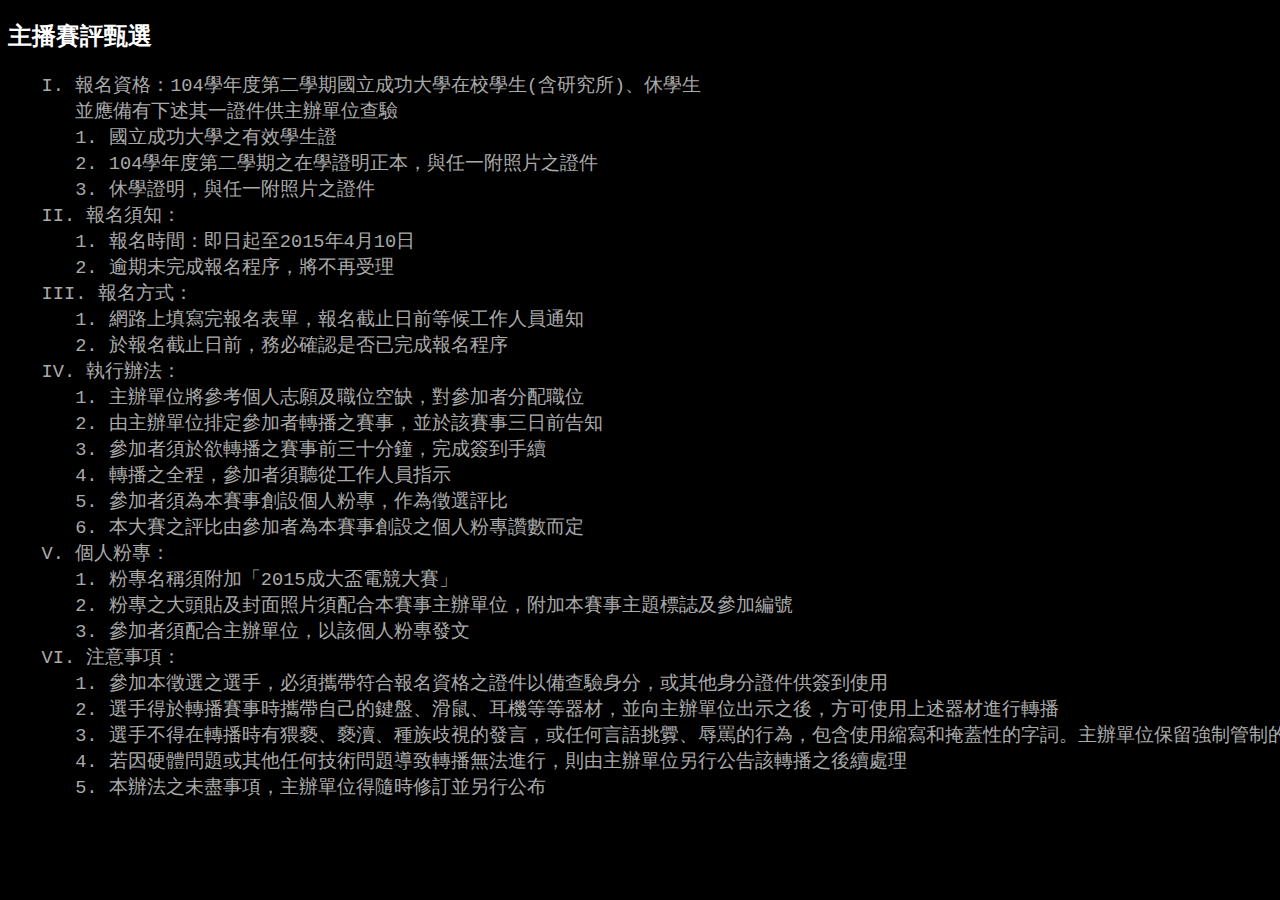
<file: intro_report.html>
<!DOCTYPE html>
<html>
	<head>
		<meta charset="UTF-8">
	</head>
	<body style="background-color:#000000;">
		<h2 style="color:#ffffff;">主播賽評甄選</h2>
		<pre style="font-size:14pt;color:#AAAAAA;">
   I. 報名資格：104學年度第二學期國立成功大學在校學生(含研究所)、休學生
      並應備有下述其一證件供主辦單位查驗
      1. 國立成功大學之有效學生證
      2. 104學年度第二學期之在學證明正本，與任一附照片之證件
      3. 休學證明，與任一附照片之證件
   II. 報名須知：
      1. 報名時間：即日起至2015年4月10日
      2. 逾期未完成報名程序，將不再受理
   III. 報名方式：
      1. 網路上填寫完報名表單，報名截止日前等候工作人員通知
      2. 於報名截止日前，務必確認是否已完成報名程序
   IV. 執行辦法：
      1. 主辦單位將參考個人志願及職位空缺，對參加者分配職位
      2. 由主辦單位排定參加者轉播之賽事，並於該賽事三日前告知
      3. 參加者須於欲轉播之賽事前三十分鐘，完成簽到手續
      4. 轉播之全程，參加者須聽從工作人員指示
      5. 參加者須為本賽事創設個人粉專，作為徵選評比
      6. 本大賽之評比由參加者為本賽事創設之個人粉專讚數而定
   V. 個人粉專：
      1. 粉專名稱須附加「2015成大盃電競大賽」
      2. 粉專之大頭貼及封面照片須配合本賽事主辦單位，附加本賽事主題標誌及參加編號
      3. 參加者須配合主辦單位，以該個人粉專發文
   VI. 注意事項：
      1. 參加本徵選之選手，必須攜帶符合報名資格之證件以備查驗身分，或其他身分證件供簽到使用
      2. 選手得於轉播賽事時攜帶自己的鍵盤、滑鼠、耳機等等器材，並向主辦單位出示之後，方可使用上述器材進行轉播
      3. 選手不得在轉播時有猥褻、褻瀆、種族歧視的發言，或任何言語挑釁、辱罵的行為，包含使用縮寫和掩蓋性的字詞。主辦單位保留強制管制的權利
      4. 若因硬體問題或其他任何技術問題導致轉播無法進行，則由主辦單位另行公告該轉播之後續處理
      5. 本辦法之未盡事項，主辦單位得隨時修訂並另行公布
		</pre>
	</body>
</html>
</file>
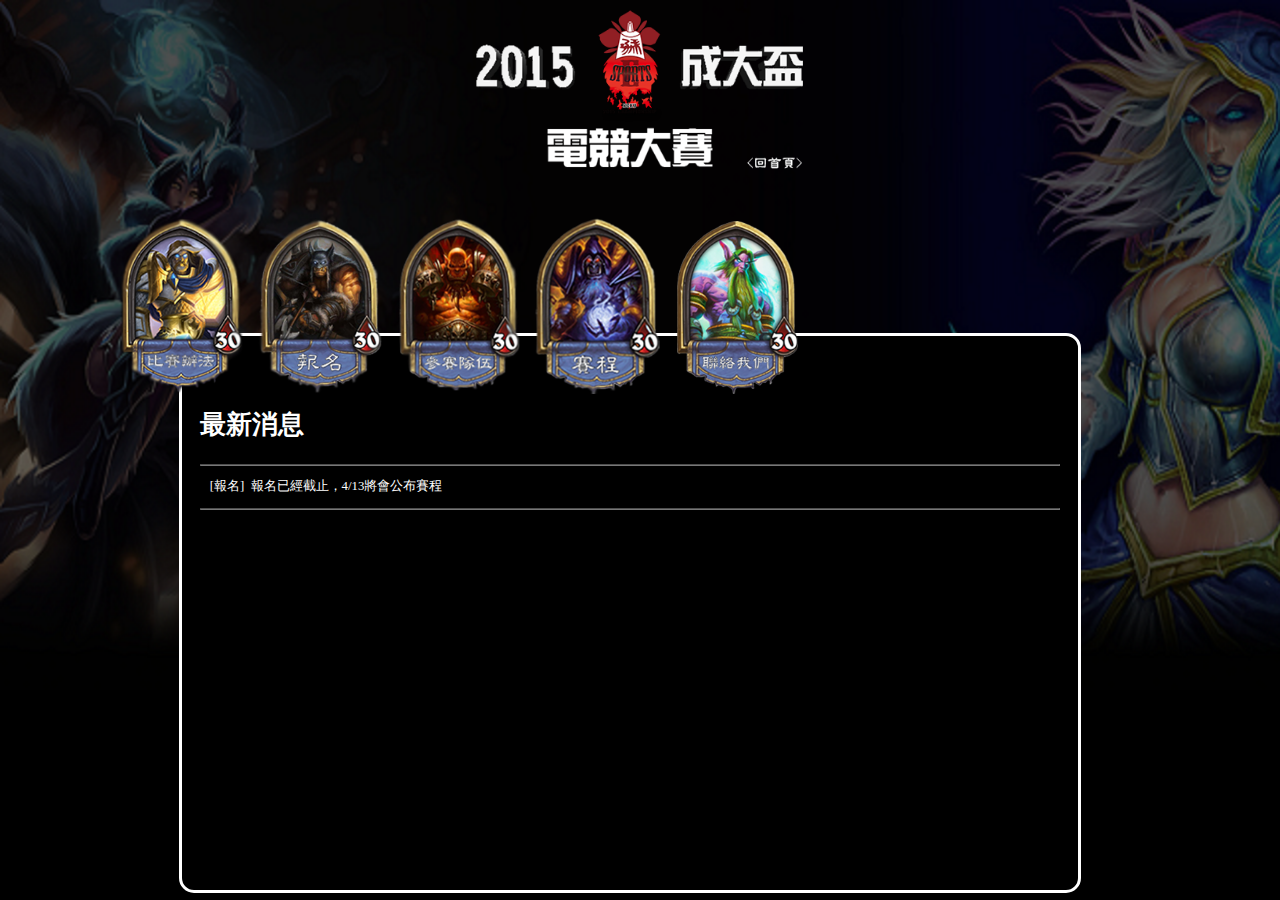
<file: news.html>
<!DOCTYPE html>
<html>
<script>
  (function(i,s,o,g,r,a,m){i['GoogleAnalyticsObject']=r;i[r]=i[r]||function(){
  (i[r].q=i[r].q||[]).push(arguments)},i[r].l=1*new Date();a=s.createElement(o),
  m=s.getElementsByTagName(o)[0];a.async=1;a.src=g;m.parentNode.insertBefore(a,m)
  })(window,document,'script','//www.google-analytics.com/analytics.js','ga');

  ga('create', 'UA-53567358-2', 'auto');
  ga('send', 'pageview');

</script>
	<head>
		<meta charset="UTF-8">
		<link rel=stylesheet type="text/css" href="news.css"></link>
		<script src="intro.js"></script>
		<title>2015成大盃電競-最新消息</title>
	</head>
	<body>
		<div id="wrapper">
			<div style="width:100vw;height:14vw;">
				<center style="height:100%;"><img id="index_header" src="Resources/header.png" onclick="location.href='index.html';" /></center>
			</div>
			<div id="menu">
				<img id="uther_button" class="indexbutton" src="Resources/uther_button_index.png" alt="2015成大盃電競大賽-比賽辦法"/>
				<img id="raxar_button" class="indexbutton" src="Resources/raxar_button_index.png" alt="2015成大盃電競大賽-報名" onmouseover="raxar_mouseover()" onmouseout="raxar_mouseout();" onclick="location.href='apply.html';"/>
				<img id="garrosh_button" class="indexbutton" src="Resources/garrosh_button_index.png" alt="2015成大盃電競大賽-參賽隊伍" onmouseover="garrosh_mouseover()" onmouseout="garrosh_mouseout()" />
				<img id="gultan_button" class="indexbutton" src="Resources/gultan_button_index.png" alt="2015成大盃電競大賽-賽程" onmouseover="gultan_mouseover()" onmouseout="gultan_mouseout()"  onclick="location.href='compete.html';"/>
				<img id="malfurion_button" class="indexbutton" src="Resources/malfurion_button_index.png" alt="2015成大盃電競大賽-聯絡我們" onmouseover="malfurion_mouseover()" onmouseout="malfurion_mouseout()" onclick="location.href='https://www.facebook.com/lifencku';"/>
			</div>
			<div id="content">
				<div id="news">
					<h2 style="font-family:Microsoft Jhenghei;font-size:2vw;">最新消息</h2>
					<p>
						<hr class="hrline">
						<pre style="font-family:Microsoft Jhenghei;font-size:1vw;">   [報名]  報名已經截止，4/13將會公布賽程</pre>
						<hr class="hrline">
					</p>
				</div>
			</div>
		</div>
	</body>
</html>
</file>
<file: index.css>
body{
	margin:0;
	font-family:Microsoft Jhenghei;
}
#wrapper{
	width:100%;
	height:100vh;
	background-image: url("Resources/back.png");
	background-size: 100% auto;
}
#index_header{
	width:27vw;
	height:100%;
}
#menu{
	width:75vw;
	position:relative;
	height:12vw;
	margin:auto;
	padding-left:12.5%;
	z-index:2;
}
#sponsors{
	//background-color:#ffffff;
	width:13vw;
	height:40%;
	position:fixed;
	left:0.5vw;
	bottom:2%;
}
#sponsors2{
	//background-color:#ffffff;
	width:13vw;
	height:40%;
	position:fixed;
	right:0.5vw;
	bottom:2%;
}
#content{
	width:70vw;
	position:relative;
	left:14vw;
	height:calc(100vh - 27vw);
	border-style:solid;
	border-color:#ffffff;
	background-color:#000000;
	border-radius:15px;
	-moz-border-radius:15px;
	-webkit-border-radius:15px;
}
.indexbutton{
	padding:0.5%;
	width:15%;
	height:135%;
}
#news{
	width:50%;
	height:100%;
	border-right-style:solid;
	border-right-width:1px;
	border-color:#444444;
	color:#ffffff;
}
#current{
	width:50%;
	height:100%;
	position:absolute;
	top:0;
	left:50%;
	color:#ffffff;
}
</file>
<file: apply.css>
body{
	margin:0;
	background-color:#000000;
}
#wrapper{
	width:100%;
	min-height:100vh;
	background-image: url("Resources/back_content.png");
	background-repeat: no-repeat;
	background-color:#000000;
}
#index_header{
	width:27vw;
	height:100%;
}
#menu{
	width:75vw;
	position:relative;
	height:12vw;
	padding-left:6%;
	z-index:2;
}
#uther_button{
	margin-left:3%;
}
#raxar_button{
	margin-left:4%;
}
#content{
	width:70vw;
	position:relative;
	left:14vw;
	min-height:calc(100vh - 27vw);
	border-style:solid;
	border-color:#ffffff;
	background-color:#000000;
	border-radius:15px;
	-moz-border-radius:15px;
	-webkit-border-radius:15px;
}
#submenu{
	margin-top:1%;
	position:absolute;
	width:20vw;
	height:44%;
	right:5%;
	z-index:2;
}
.subButton{
	width:100%;
}
.indexbutton{
	position:relative;
	padding:0.5%;
	top:22%;
	width:13%;
	height:115%;
	z-index:4;
}
#victory_content{
	position:absolute;
	width:20%;
	height:150%;
	z-index:3;
}
#content_frame{
	margin:1%;
	margin-top:2%;
	width:80%;
	border-style:none;
	height:850px;
}
</file>
<file: news.css>
body{
	margin:0;
	background-color:#000000;
}
#wrapper{
	width:100%;
	min-height:100vh;
	background-image: url("Resources/back_content.png");
	background-repeat: no-repeat;
	background-size: 1347px 690px;
	background-color:#000000;
}
#index_header{
	width:27vw;
	height:100%;
}
#menu{
	width:75vw;
	position:relative;
	height:12vw;
	padding-left:6%;
	z-index:2;
}
#uther_button{
	margin-left:4%;
}
#content{
	width:70vw;
	position:relative;
	left:14vw;
	color:#ffffff;
	min-height:calc(100vh - 27vw);
	border-style:solid;
	border-color:#ffffff;
	background-color:#000000;
	border-radius:15px;
	-moz-border-radius:15px;
	-webkit-border-radius:15px;
}
.indexbutton{
	position:relative;
	padding:0.5%;
	top:22%;
	width:13%;
	height:115%;
	z-index:4;
}
#content_frame{
	margin:1%;
	margin-top:8%;
	width:80%;
	border-style:none;
	height:2150px;
}
#news{
	margin-top:8%;
	margin-left:2%;
	margin-right:2%;
}
.hrline{
	border-width: 1px;
	opacity:0.5;
}
</file>
<file: intro.css>
body{
	margin:0;
	background-color:#000000;
}
#wrapper{
	width:100%;
	min-height:100vh;
	background-image: url("Resources/back_content.png");
	background-repeat: no-repeat;
	background-size: 1347px 690px;
	background-color:#000000;
}
#index_header{
	width:27vw;
	height:100%;
}
#menu{
	width:75vw;
	position:relative;
	height:12vw;
	padding-left:6%;
	z-index:2;
}
#uther_button{
	margin-left:4%;
}
#raxar_button{
	margin-left:3%;
}
#content{
	width:70vw;
	position:relative;
	left:14vw;
	min-height:calc(100vh - 27vw);
	border-style:solid;
	border-color:#ffffff;
	background-color:#000000;
	border-radius:15px;
	-moz-border-radius:15px;
	-webkit-border-radius:15px;
}
#submenu{
	margin-top:1%;
	position:absolute;
	width:20vw;
	height:44%;
	right:5%;
	z-index:2;
}
.subButton{
	width:100%;
}
.indexbutton{
	position:relative;
	padding:0.5%;
	top:22%;
	width:13%;
	height:115%;
	z-index:4;
}
#victory_content{
	position:absolute;
	width:20%;
	height:150%;
	z-index:3;
}
#content_frame{
	margin:1%;
	margin-top:8%;
	width:80%;
	border-style:none;
	height:2150px;
}
</file>
